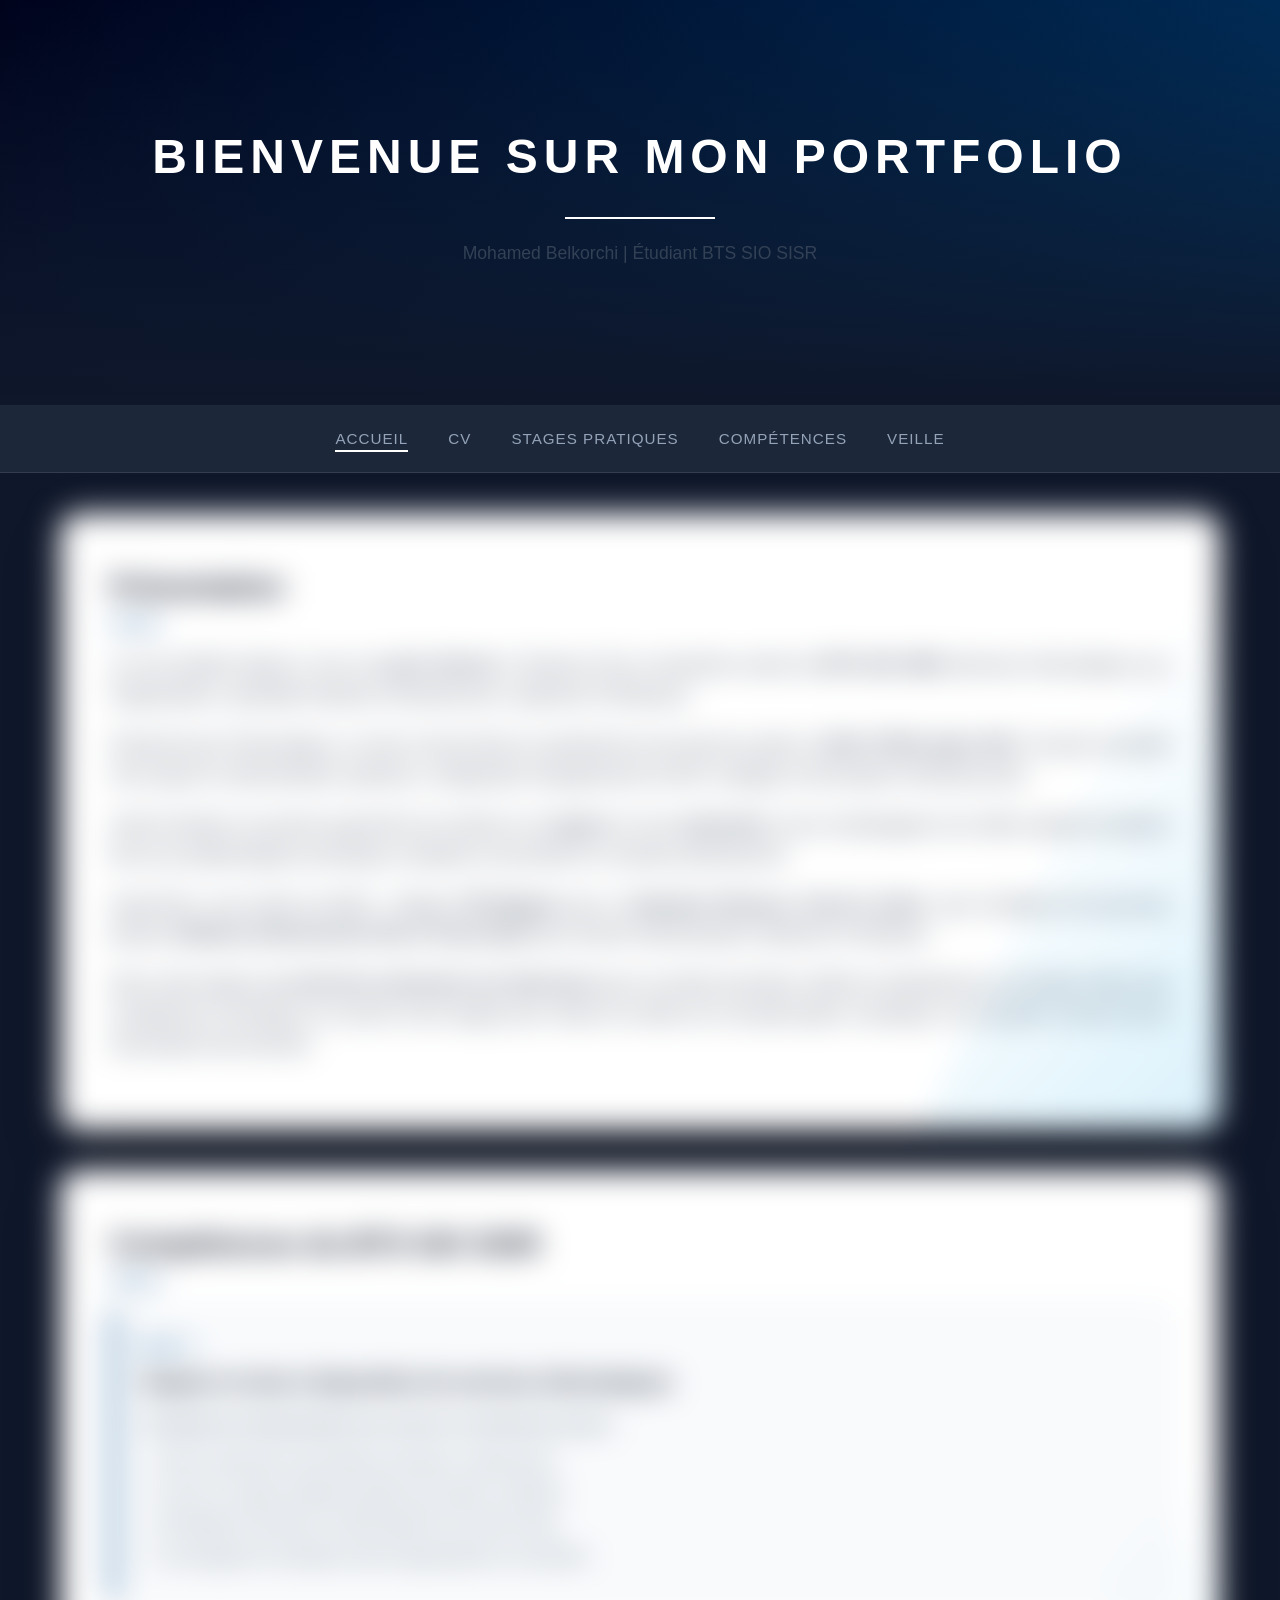
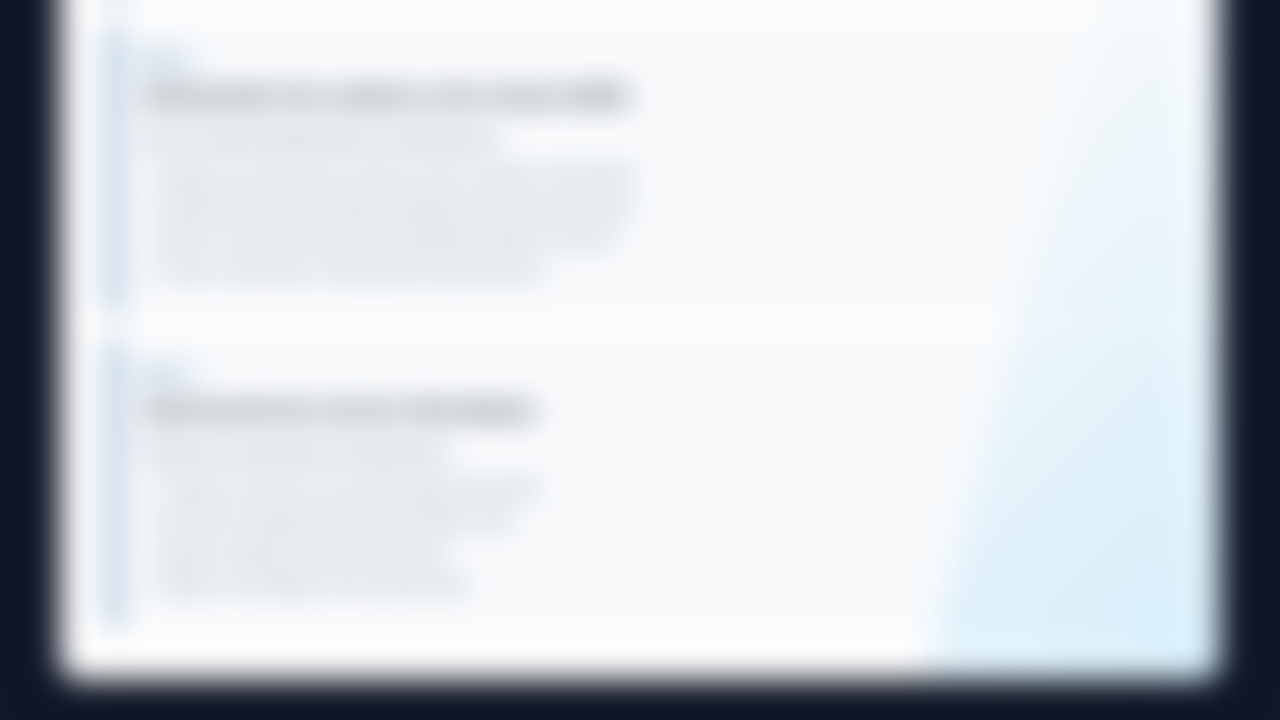
<file: index.html>
<!DOCTYPE html>
<html lang="fr">
<head>
    <meta charset="UTF-8">
    <meta name="viewport" content="width=device-width, initial-scale=1.0">
    <title>Portfolio | Mohamed Belkorchi</title>
    <link rel="stylesheet" href="style.css">
</head>
<body>

    <header class="hero">
        <div class="hero-text">
            <h1>BIENVENUE SUR MON PORTFOLIO</h1>
            <div class="main-line"></div>
            <p>Mohamed Belkorchi | Étudiant BTS SIO SISR</p>
        </div>
    </header>

    <nav class="navbar">
        <ul class="nav-links">
            <li><a href="index.html" class="active">Accueil</a></li>
            <li><a href="cv.html">CV</a></li>
            <li><a href="entreprise.html">Stages Pratiques</a></li>
            <li><a href="competences.html">Compétences</a></li>
            <li><a href="veilles.html">Veille</a></li>
        </ul>
    </nav>

    <main id="main-content" class="content-container blur-page" onclick="unlockPage()">
        <section class="info-card">
            <h2>Présentation</h2>
            <div class="title-underline"></div>
            
            <p>Je suis étudiant depuis 2 ans au <strong>Lycée Ozenne</strong> à Toulouse (31) en deuxième année de <strong>BTS SIO SISR</strong> (Services Informatiques aux Organisations, spécialité Solutions d'Infrastructure, Systèmes et Réseaux).</p>
            
            <p>Passionné par l'informatique, ce choix s'inscrit dans la continuité de mon parcours après un <strong>BAC STI2D option SIN</strong>. J'ai ainsi consolidé mes acquis en administration systèmes, configuration d'équipements (VLAN, routage) et sécurisation d'infrastructures.</p>

            <p>Cette formation me permet aujourd'hui de renforcer ma <strong>rigueur</strong> et mon <strong>autonomie</strong>, tout en développant une réelle capacité d'analyse face aux problématiques techniques complexes rencontrées en contexte professionnel.</p>
            <p>Aujourd'hui, mon projet est défini : j'intègre l'<strong>IPI Blagnac</strong> pour un 
            <strong>Bachelor Réseaux, Cloud & Cyber</strong>, avec l'ambition de poursuivre jusqu'au 
            <strong>Mastère professionnel Infra & Cloud Xpert</strong> pour devenir Administrateur Systèmes et Réseaux.</p>

            <p>Dans cette optique, <strong>je recherche activement une alternance</strong> pour la rentrée prochaine. 
            Motivé et opérationnel, je souhaite mettre mes compétences techniques au service d'une équipe pour 
            relever les défis de la transformation numérique, de la gestion Cloud et de la sécurisation des données.</p>
        </section>

        <section class="info-card section-space-block">
            <h2>Compétences du BTS SIO SISR</h2>
            <div class="title-underline"></div>
            
            <div class="blocs-container">
                <div class="bloc-item">
                    <h3>Bloc 1</h3>
                    <h4>Support et mise à disposition de services informatiques</h4>
                    <p>Compétences fondamentales pour assurer la continuité de service :</p>
                    <ul>
                        <li>Gérer le patrimoine informatique (inventaire, maintenance).</li>
                        <li>Fournir un support utilisateur (gestion des tickets, incidents).</li>
                        <li>Développer la présence en ligne (gestion de services web).</li>
                        <li>Accompagner les utilisateurs dans l'appropriation du numérique.</li>
                    </ul>
                </div>

                <div class="bloc-item">
                    <h3>Bloc 2</h3>
                    <h4>Administration des systèmes et des réseaux (SISR)</h4>
                    <p>Cœur de métier spécialisé dans les infrastructures :</p>
                    <ul>
                        <li>Déployer des infrastructures réseaux (VLANs, Routage, Commutation).</li>
                        <li>Administrer des services systèmes (Windows Server, Active Directory).</li>
                        <li>Mettre en œuvre des solutions de virtualisation (VMware, Proxmox).</li>
                        <li>Assurer la supervision et l'optimisation des performances.</li>
                    </ul>
                </div>

                <div class="bloc-item">
                    <h3>Bloc 3</h3>
                    <h4>Cybersécurité des services informatiques</h4>
                    <p>Protection et sécurisation de l'infrastructure :</p>
                    <ul>
                        <li>Protéger les données et les identités (gestion des droits).</li>
                        <li>Sécuriser les équipements réseaux (Firewalls, VPN).</li>
                        <li>Auditer et analyser les risques de sécurité.</li>
                        <li>Réagir en cas d'attaque ou de compromission.</li>
                    </ul>
                </div>
            </div>
        </section>
    </main>

    <script>
        const main = document.getElementById('main-content');

        // Au chargement : on vérifie si l'utilisateur a déjà cliqué une fois
        if (localStorage.getItem('portfolio-unlocked') === 'true') {
            main.classList.remove('blur-page');
        }

        // Fonction lancée au clic
        function unlockPage() {
            main.classList.remove('blur-page');
            // On enregistre l'info dans le navigateur pour la prochaine fois
            localStorage.setItem('portfolio-unlocked', 'true');
        }
    </script>

</body>
</html>
</file>
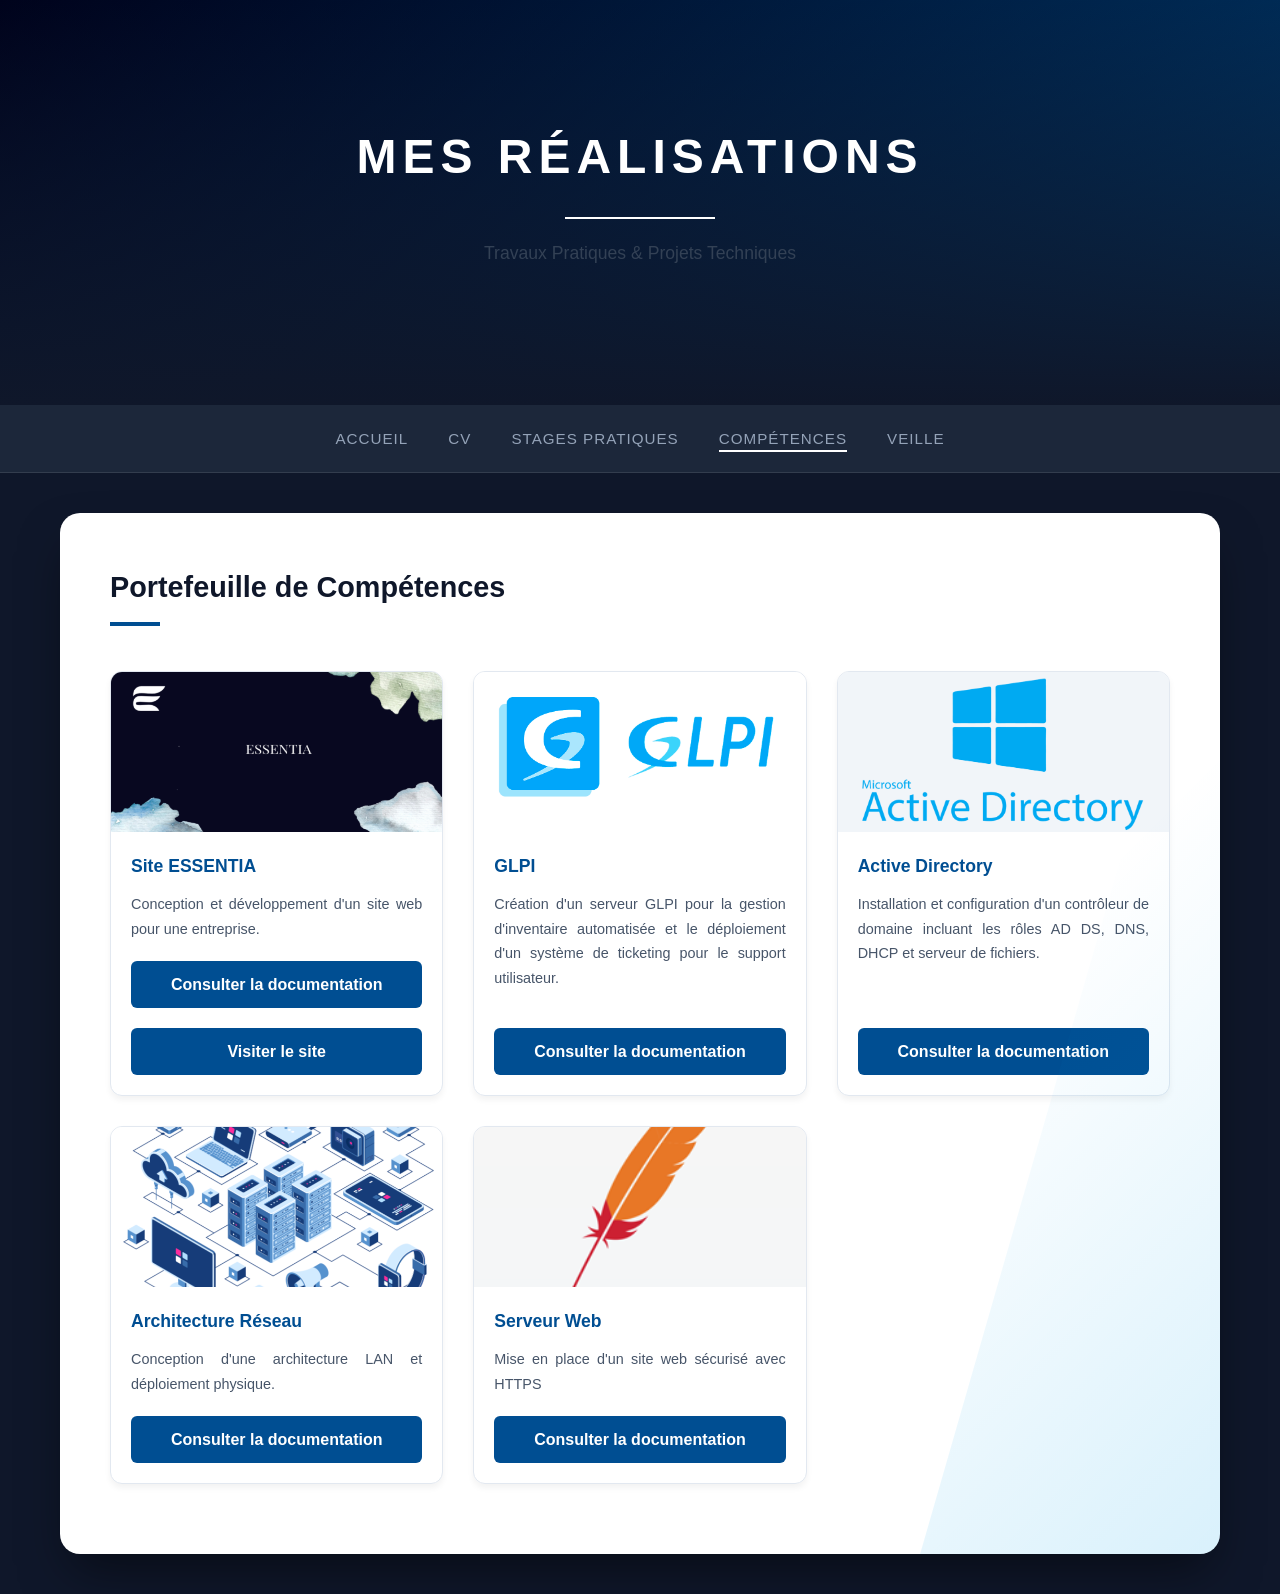
<file: competences.html>
<!DOCTYPE html>
<html lang="fr">
<head>
    <meta charset="UTF-8">
    <meta name="viewport" content="width=device-width, initial-scale=1.0">
    <title>Activitées | Mohamed Belkorchi</title>
    <link rel="stylesheet" href="style.css">
</head>
<body>

    <header class="hero">
        <div class="hero-text">
            <h1>MES RÉALISATIONS</h1>
            <div class="main-line"></div>
            <p>Travaux Pratiques & Projets Techniques</p>
        </div>
    </header>

    <nav class="navbar">
        <ul class="nav-links">
            <li><a href="index.html">Accueil</a></li>
            <li><a href="cv.html">CV</a></li>
            <li><a href="entreprise.html">Stages Pratiques</a></li>
            <li><a href="competences.html" class="active">Compétences</a></li>
            <li><a href="veilles.html">Veille</a></li>
        </ul>
    </nav>

    <main class="content-container">
    <section class="info-card">
        <h2>Portefeuille de Compétences</h2>
        <div class="title-underline"></div>

        <div class="projects-grid">
            <article class="project-card">
                <div class="project-image-box">
                    <img src="Img1.png" alt="Projet: Création d'un site web"> 
                </div>
                <div class="project-info">
                    <h3>Site ESSENTIA</h3>
                    <p>Conception et développement d'un site web pour une entreprise.</p>
                    <a href="Cahier des charges Essentia.pdf" target="_blank" class="btn-tp">Consulter la documentation</a><p></p>
                    <a href="https://essentia-ozenne.atwebpages.com/" target="_blank" class="btn-tp">Visiter le site</a>
                </div>
            </article>

            <article class="project-card">
                <div class="project-image-box">
                    <img src="img2.png" alt="TP VLAN">
                </div>
                <div class="project-info">
                    <h3>GLPI</h3>
                    <p>Création d'un serveur GLPI pour la gestion d'inventaire automatisée et le déploiement d'un système de ticketing pour le support utilisateur.</p>
                    <a href="DOCGLPI.pdf" target="_blank" class="btn-tp">Consulter la documentation</a>
                </div>
            </article>

            <article class="project-card">
                <div class="project-image-box">
                    <img src="img3.png" alt="TP AD">
                </div>
                <div class="project-info">
                    <h3>Active Directory</h3>
                    <p>Installation et configuration d'un contrôleur de domaine incluant les rôles AD DS, DNS, DHCP et serveur de fichiers.</p>
                    <a href="Active Directory.pdf" target="_blank" class="btn-tp">Consulter la documentation</a>
                </div>
            </article>

            <article class="project-card">
                <div class="project-image-box">
                    <img src="img4.png" alt="TP AD">
                </div>
                <div class="project-info">
                    <h3>Architecture Réseau</h3>
                    <p>Conception d'une architecture LAN et déploiement physique.</p>
                    <a href="Gestion de projet M2L.pdf" target="_blank" class="btn-tp">Consulter la documentation</a>
                </div>
            </article>

            <article class="project-card">
                <div class="project-image-box">
                    <img src="img5.png" alt="TP AD">
                </div>
                <div class="project-info">
                    <h3>Serveur Web</h3>
                    <p>Mise en place d'un site web sécurisé avec HTTPS</p>
                    <a href="TP2.pdf" target="_blank" class="btn-tp">Consulter la documentation</a>
                </div>
            </article>
            </div>
    </section>
</main>

</body>
</html>
</file>
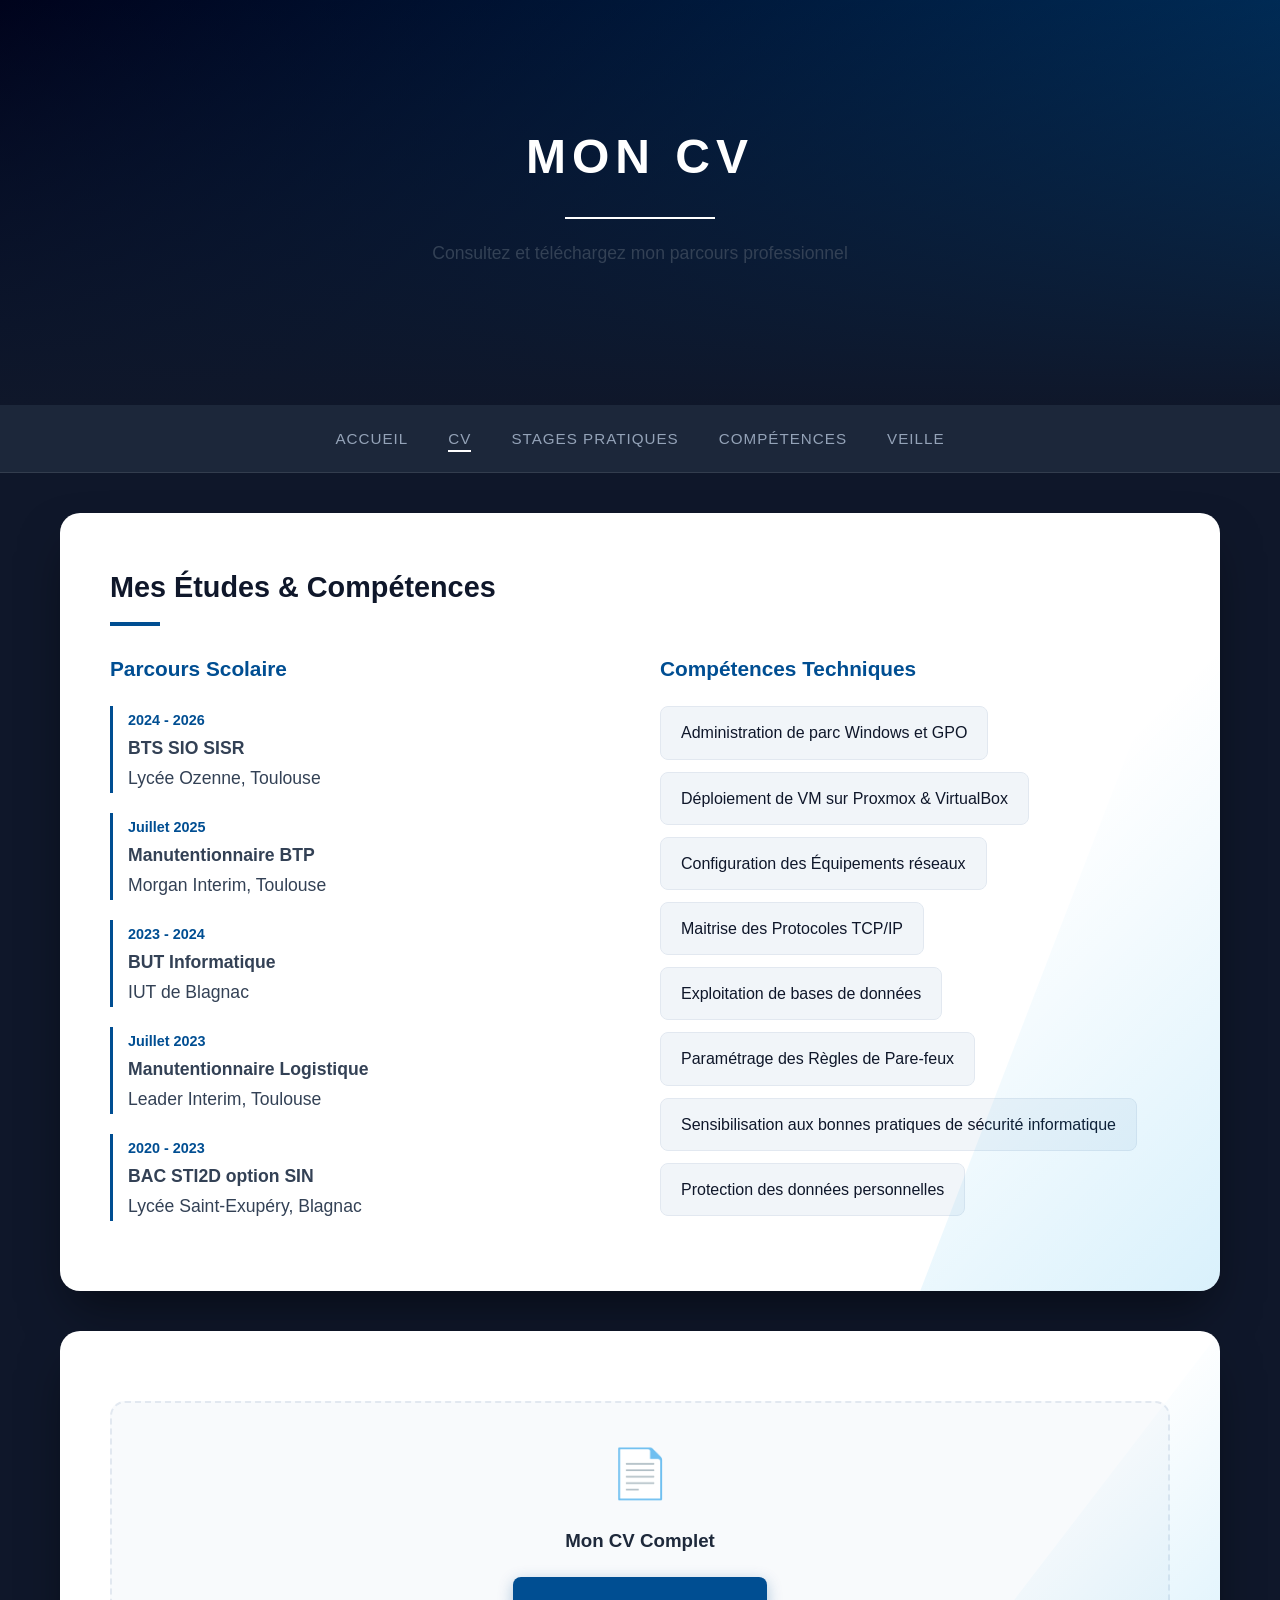
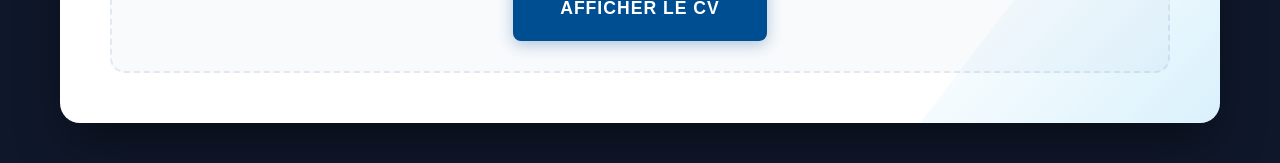
<file: cv.html>
<!DOCTYPE html>
<html lang="fr">
<head>
    <meta charset="UTF-8">
    <title>CV | Mohamed Belkorchi</title>
    <link rel="stylesheet" href="style.css">
</head>
<body>
    <header class="hero">
        <div class="hero-text">
            <h1>MON CV</h1> 
            <div class="main-line"></div>
            <p>Consultez et téléchargez mon parcours professionnel</p>
        </div>
    </header>

    <nav class="navbar">
        <ul class="nav-links">
            <li><a href="index.html">Accueil</a></li>
            <li><a href="cv.html" class="active">CV</a></li>
            <li><a href="entreprise.html">Stages Pratiques</a></li>
            <li><a href="competences.html">Compétences</a></li>
            <li><a href="veilles.html">Veille</a></li>
        </ul>
    </nav>

    <main class="content-container">
        <section class="info-card">
            <h2>Mes Études & Compétences</h2>
            <div class="title-underline"></div>
            
            <div class="grid-container">
                <div class="grid-column">
                    <h3 class="sub-title-blue">Parcours Scolaire</h3>
                    <ul class="studies-timeline">
                        <li>
                            <span class="year">2024 - 2026</span>
                            <p><strong>BTS SIO SISR </strong><br>Lycée Ozenne, Toulouse</p>
                        </li>
                        <li>
                            <span class="year">Juillet 2025</span>
                            <p><strong>Manutentionnaire BTP</strong><br>Morgan Interim, Toulouse</p>
                        </li>
                        <li>
                            <span class="year">2023 - 2024</span>
                            <p><strong>BUT Informatique</strong><br>IUT de Blagnac</p>
                        </li>
                        <li>
                            <span class="year">Juillet 2023</span>
                            <p><strong>Manutentionnaire Logistique</strong><br>Leader Interim, Toulouse</p>
                        </li>
                        <li>
                            <span class="year">2020 - 2023</span>
                            <p><strong>BAC STI2D option SIN</strong><br>Lycée Saint-Exupéry, Blagnac</p>
                        </li>
                    </ul>
                </div>

                <div class="grid-column">
                    <h3 class="sub-title-blue">Compétences Techniques</h3>
                    <div class="skills-tags">
                        <span>Administration de parc Windows et GPO</span>
                        <span>Déploiement de VM sur Proxmox & VirtualBox</span>
                        <span>Configuration des Équipements réseaux</span>
                        <span>Maitrise des Protocoles TCP/IP</span>
                        <span>Exploitation de bases de données</span>
                        <span>Paramétrage des Règles de Pare-feux</span>
                        <span>Sensibilisation aux bonnes pratiques de sécurité informatique</span>
                        <span>Protection des données personnelles</span>
                    </div>
                </div>
            </div>
        </section>

        <section class="info-card section-space-block" style="text-align: center;">
            <div class="download-card">
                <div class="download-icon" style="font-size: 3rem; margin-bottom: 10px;">📄</div>
                <h3 style="margin-bottom: 20px;">Mon CV Complet</h3>
                <a href="mon-cv.pdf" target="_blank" class="btn-cv-action">
                    Afficher le CV
                </a>
            </div>
        </section>
    </main>
</body>
</html>
</file>
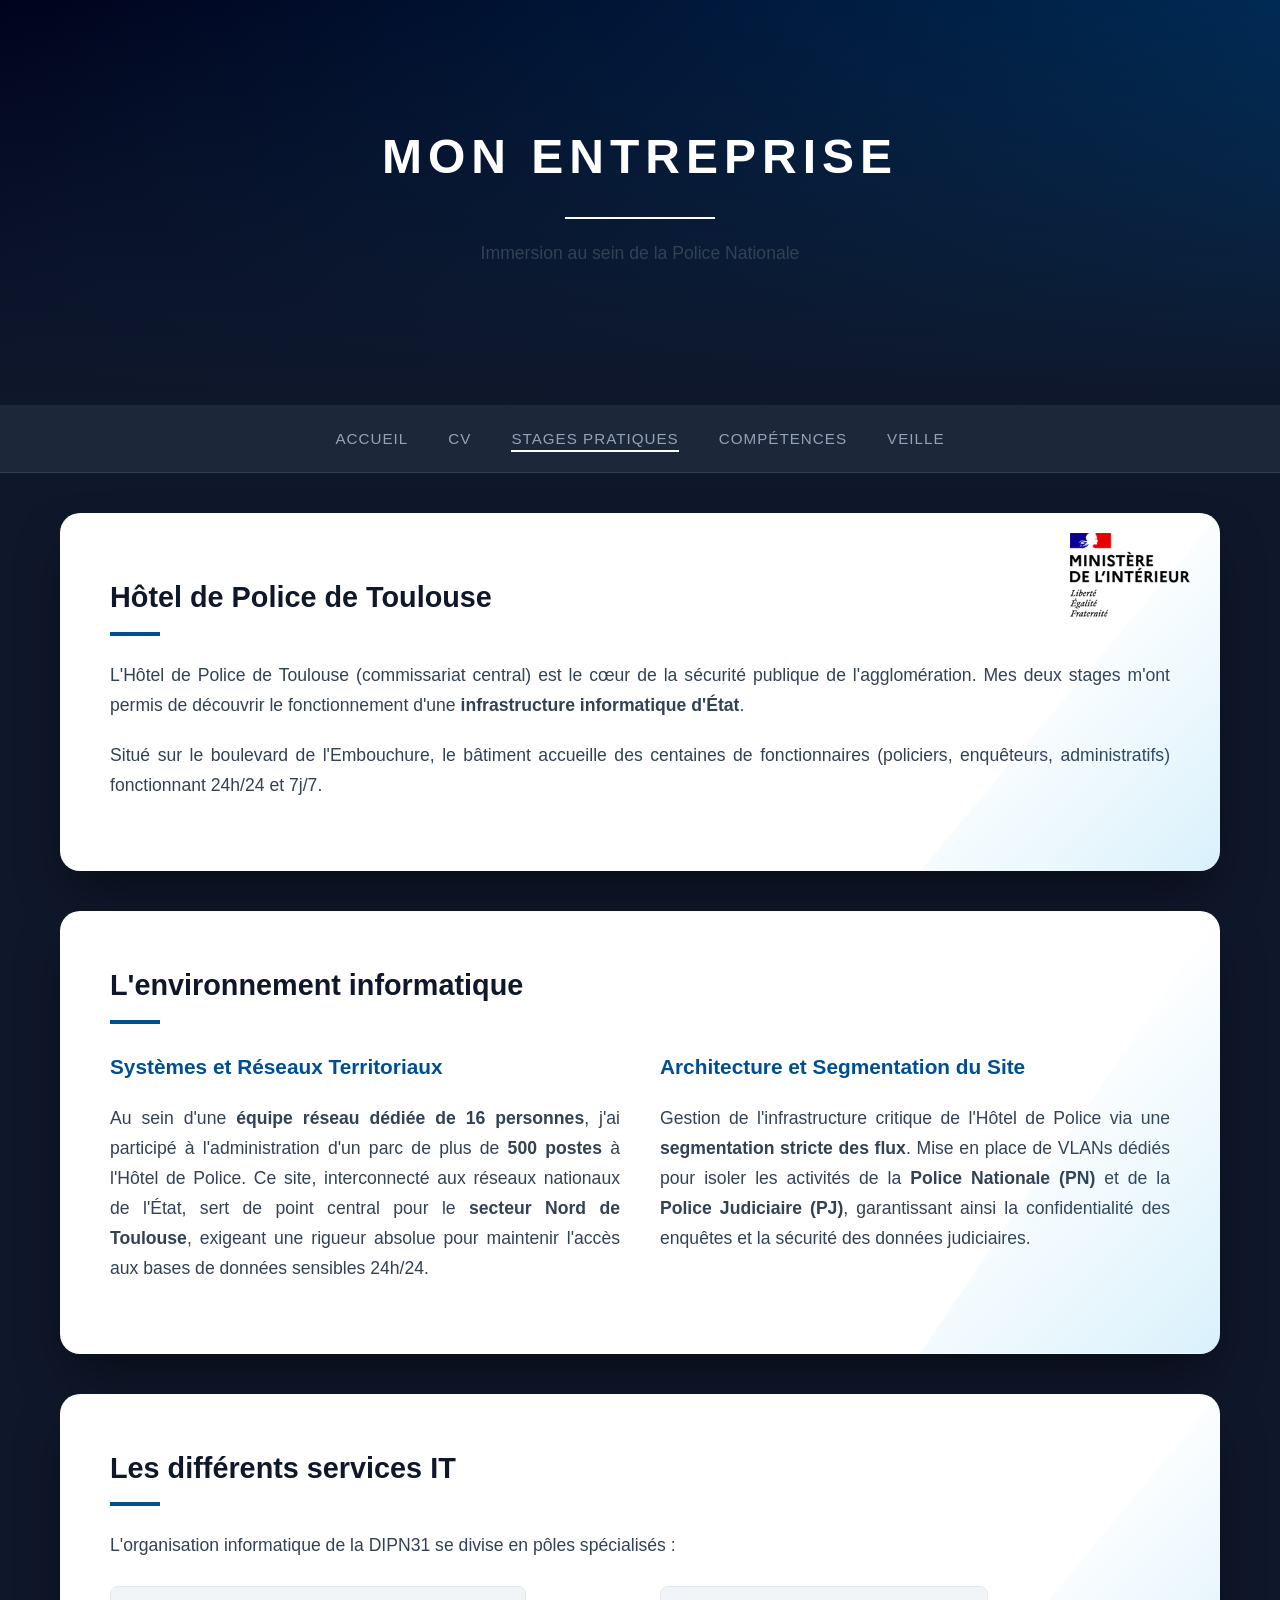
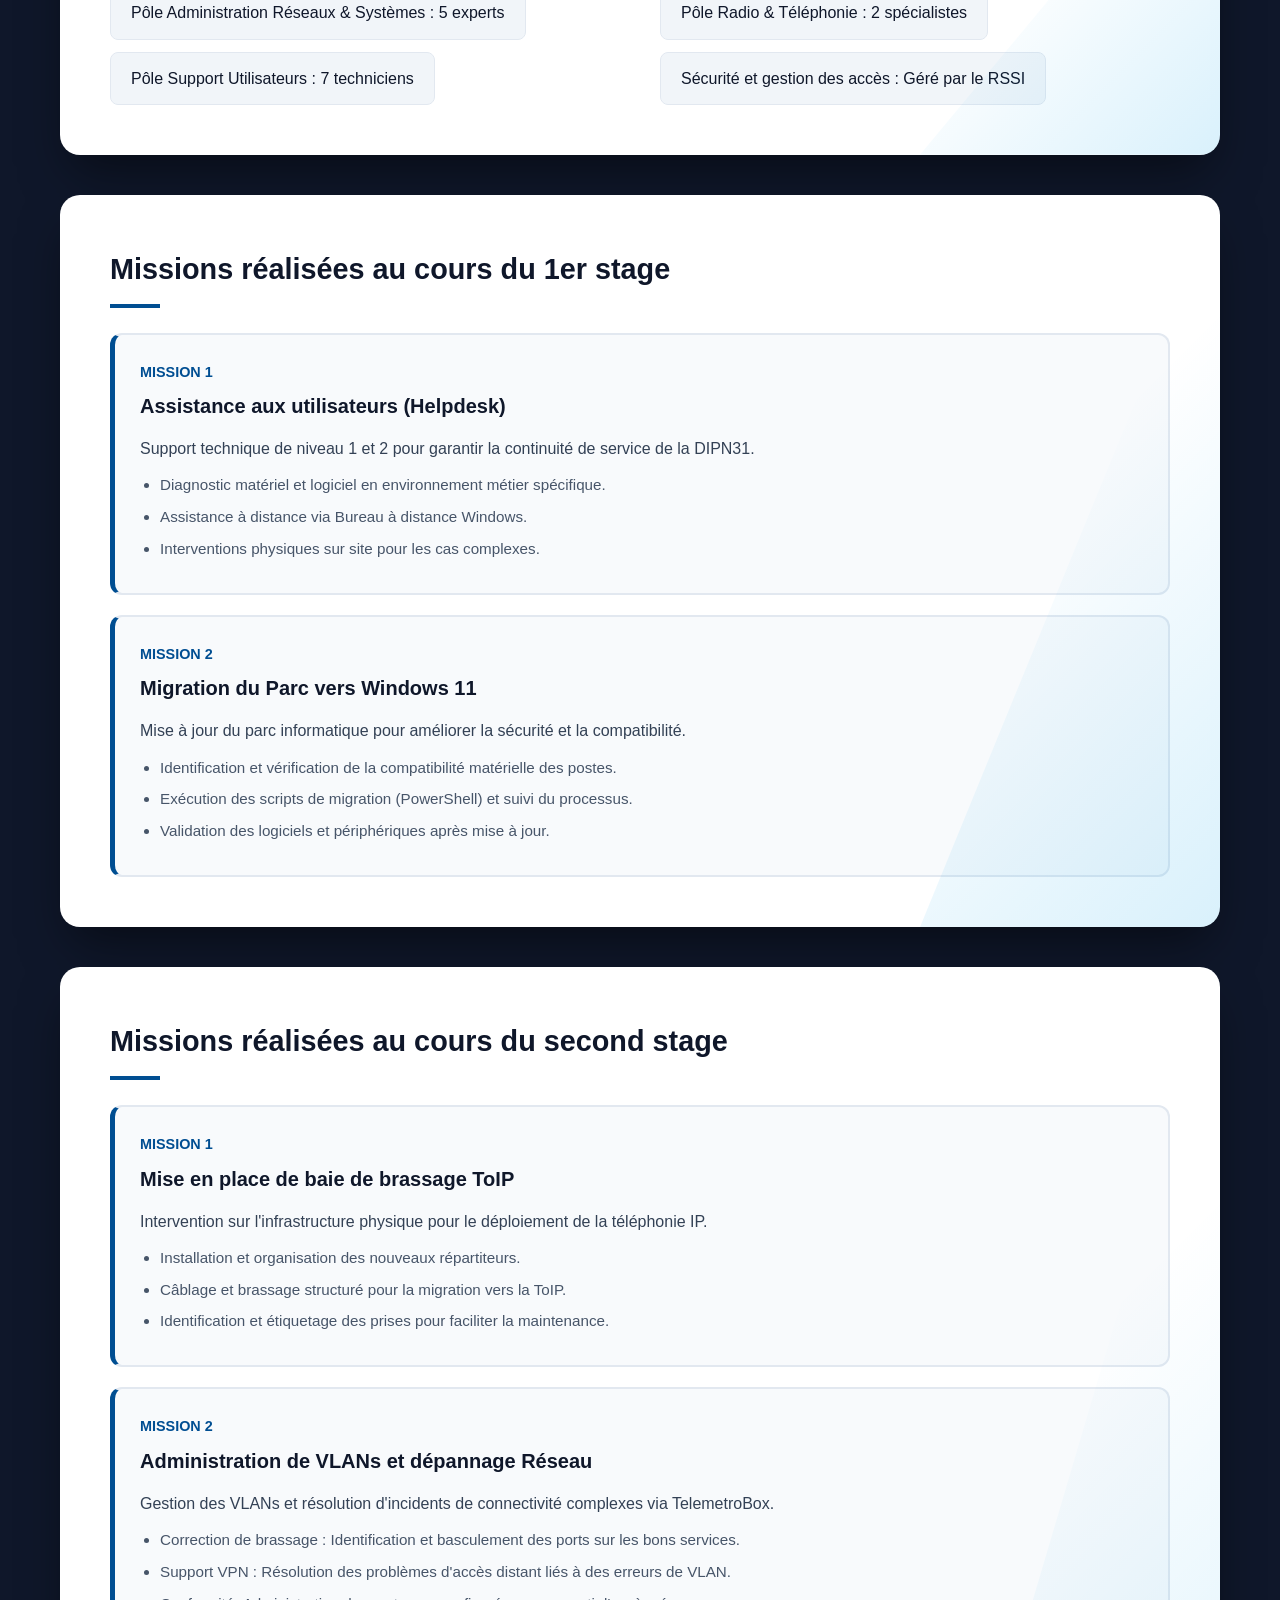
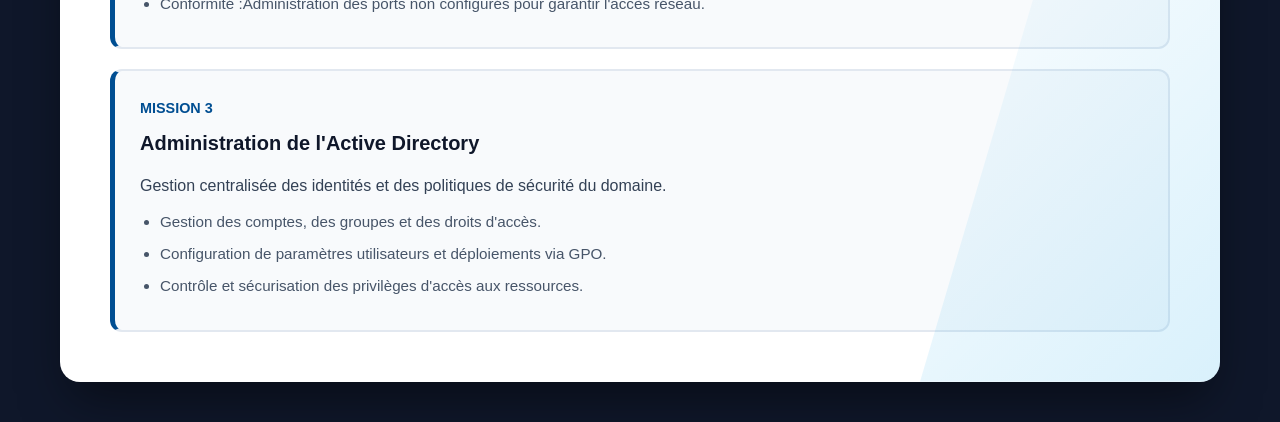
<file: entreprise.html>
<!DOCTYPE html>
<html lang="fr">
<head>
    <meta charset="UTF-8">
    <meta name="viewport" content="width=device-width, initial-scale=1.0">
    <title>Entreprise | Mohamed Belkorchi</title>
    <link rel="stylesheet" href="style.css">
</head>
<body>

    <header class="hero">
        <div class="hero-text">
            <h1>MON ENTREPRISE</h1>
            <div class="main-line"></div>
            <p>Immersion au sein de la Police Nationale</p>
        </div>
    </header>

    <nav class="navbar">
        <ul class="nav-links">
            <li><a href="index.html">Accueil</a></li>
            <li><a href="cv.html">CV</a></li>
            <li><a href="entreprise.html" class="active">Stages Pratiques</a></li>
            <li><a href="competences.html">Compétences</a></li>
            <li><a href="veilles.html">Veille</a></li>
        </ul>
    </nav>

    <main class="content-container">
        <section class="info-card present-card">
            <img src="Template-look_medium.png" alt="Logo" class="force-right-logo">

            <div class="company-info-text spacer-text">
                <h2>Hôtel de Police de Toulouse</h2>
                <div class="title-underline"></div>
                <p>L'Hôtel de Police de Toulouse (commissariat central) est le cœur de la sécurité publique de l'agglomération. Mes deux stages m'ont permis de découvrir le fonctionnement d'une <strong>infrastructure informatique d'État</strong>.</p>
                <p>Situé sur le boulevard de l'Embouchure, le bâtiment accueille des centaines de fonctionnaires (policiers, enquêteurs, administratifs) fonctionnant 24h/24 et 7j/7.</p>
            </div>
        </section>

        <section class="info-card section-space-block">
            <h2>L'environnement informatique</h2>
            <div class="title-underline"></div>
                <div class="grid-container">
                    <div class="grid-column">
                    <h3 class="sub-title-blue">Systèmes et Réseaux Territoriaux</h3>
                    <p>Au sein d'une <strong>équipe réseau dédiée de 16 personnes</strong>, j'ai participé à l'administration 
                    d'un parc de plus de <strong>500 postes</strong> à l'Hôtel de Police. Ce site, interconnecté aux réseaux 
                    nationaux de l'État, sert de point central pour le <strong>secteur Nord de Toulouse</strong>, exigeant 
                    une rigueur absolue pour maintenir l'accès aux bases de données sensibles 24h/24.</p>
                    </div>
                    <div class="grid-column">
                    <h3 class="sub-title-blue">Architecture et Segmentation du Site</h3>
                    <p>Gestion de l'infrastructure critique de l'Hôtel de Police via une <strong>segmentation stricte des flux</strong>. 
                    Mise en place de VLANs dédiés pour isoler les activités de la <strong>Police Nationale (PN)</strong> 
                    et de la <strong>Police Judiciaire (PJ)</strong>, garantissant ainsi la confidentialité des enquêtes 
                    et la sécurité des données judiciaires.</p>
                    </div>      
            </div>
        </section>

        <section class="info-card section-space-block">
            <h2>Les différents services IT</h2>
                <div class="title-underline"></div>
    
                    <p style="margin-bottom: 25px;">L'organisation informatique de la DIPN31 se divise en pôles spécialisés :</p>
    
                        <div class="grid-container">
                            <div class="grid-column">
                                <div class="skills-tags"> 
                                <span>Pôle Administration Réseaux & Systèmes : 5 experts</span>
                                <span>Pôle Support Utilisateurs : 7 techniciens</span>
                            </div>
                        </div>

                <div class="grid-column">
                    <div class="skills-tags">
                    <span>Pôle Radio & Téléphonie : 2 spécialistes</span>
                    <span>Sécurité et gestion des accès : Géré par le RSSI</span>
                </div>
                </div>
                </div>
        </section>

        <section class="info-card section-space-block">
    <h2>Missions réalisées au cours du 1er stage</h2>
    <div class="title-underline"></div>
    
    <div class="blocs-container">
        <div class="bloc-item">
            <h3>Mission 1</h3>
            <h4>Assistance aux utilisateurs (Helpdesk)</h4>
            <p>Support technique de niveau 1 et 2 pour garantir la continuité de service de la DIPN31.</p>
            <ul>
                <li>Diagnostic matériel et logiciel en environnement métier spécifique.</li>
                <li>Assistance à distance via Bureau à distance Windows.</li>
                <li>Interventions physiques sur site pour les cas complexes.</li>
            </ul>
        </div>

        <div class="bloc-item">
            <h3>Mission 2</h3>
            <h4>Migration du Parc vers Windows 11</h4>
            <p>Mise à jour du parc informatique pour améliorer la sécurité et la compatibilité.</p>
            <ul>
                <li>Identification et vérification de la compatibilité matérielle des postes.</li>
                <li>Exécution des scripts de migration (PowerShell) et suivi du processus.</li>
                <li>Validation des logiciels et périphériques après mise à jour.</li>
            </ul>
        </div>
    </div>
</section>

<section class="info-card section-space-block">
    <h2>Missions réalisées au cours du second stage</h2>
    <div class="title-underline"></div>
    
    <div class="blocs-container">
        <div class="bloc-item">
            <h3>Mission 1</h3>
            <h4>Mise en place de baie de brassage ToIP</h4>
            <p>Intervention sur l'infrastructure physique pour le déploiement de la téléphonie IP.</p>
            <ul>
                <li>Installation et organisation des nouveaux répartiteurs.</li>
                <li>Câblage et brassage structuré pour la migration vers la ToIP.</li>
                <li>Identification et étiquetage des prises pour faciliter la maintenance.</li>
            </ul>
        </div>

        <div class="bloc-item">
            <h3>Mission 2</h3>
            <h4>Administration de VLANs et dépannage Réseau</h4>
            <p>Gestion des VLANs et résolution d'incidents de connectivité complexes via TelemetroBox.</p>
            <ul>
                <li>Correction de brassage : Identification et basculement des ports sur les bons services.</li>
                <li>Support VPN : Résolution des problèmes d'accès distant liés à des erreurs de VLAN.</li>
                <li>Conformité :Administration des ports non configurés pour garantir l'accès réseau.</li>
            </ul>
        </div>

        <div class="bloc-item">
            <h3>Mission 3</h3>
            <h4>Administration de l'Active Directory</h4>
            <p>Gestion centralisée des identités et des politiques de sécurité du domaine.</p>
            <ul>
                <li>Gestion des comptes, des groupes et des droits d'accès.</li>
                <li>Configuration de paramètres utilisateurs et déploiements via GPO.</li>
                <li>Contrôle et sécurisation des privilèges d'accès aux ressources.</li>
            </ul>
        </div>
    </div>
</section>
    </main>

</body>
</html>
</file>
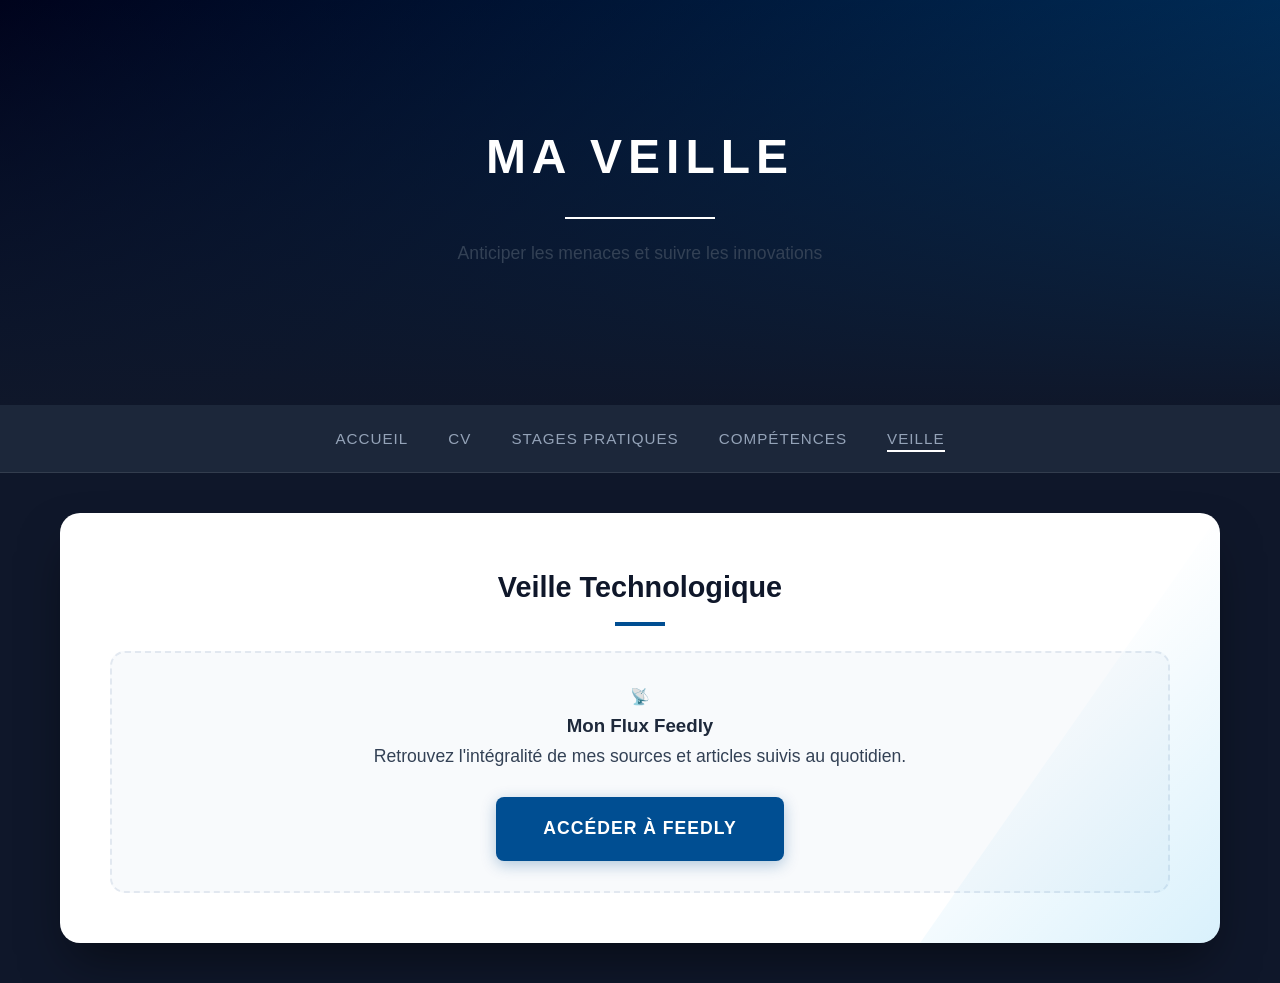
<file: veilles.html>
<!DOCTYPE html>
<html lang="fr">
<head>
    <meta charset="UTF-8">
    <title>Veilles | Mohamed Belkorchi</title>
    <link rel="stylesheet" href="style.css">
</head>
<body>
    <header class="hero">
        <div class="hero-text">
            <h1>MA VEILLE</h1>
            <div class="main-line"></div>
            <p>Anticiper les menaces et suivre les innovations</p>
        </div>
    </header>

    <nav class="navbar">
        <ul class="nav-links">
            <li><a href="index.html">Accueil</a></li>
            <li><a href="cv.html">CV</a></li>
            <li><a href="entreprise.html">Stages Pratiques</a></li>
            <li><a href="competences.html">Compétences</a></li>
            <li><a href="veilles.html" class="active">Veille</a></li>
        </ul>
    </nav>

    <main class="content-container">
    <section class="info-card section-space-block" style="text-align: center;">
        <h2>Veille Technologique</h2>
        <div class="title-underline" style="margin: 0 auto 25px auto;"></div>
        
        <div class="download-card">
            <div class="download-icon">📡</div>
            <h3>Mon Flux Feedly</h3>
            <p style="text-align: center; margin-bottom: 25px;">
                Retrouvez l'intégralité de mes sources et articles suivis au quotidien.
            </p>
            
            <a href="https://feedly.com/i/collection/content/user/24c0138c-d502-4e1e-b27c-b58e08fd52b4/category/global.all" target="_blank" class="btn-cv-action">
                Accéder à Feedly
            </a>
        </div>
    </section>
    </main>
</body>
</html>
</file>
<file: style.css>
/* =========================================
   1. CONFIGURATION GÉNÉRALE & RESET
   ========================================= */
* {
    margin: 0;
    padding: 0;
    box-sizing: border-box;
    font-family: 'Inter', -apple-system, BlinkMacSystemFont, "Segoe UI", Roboto, sans-serif;
}

body {
    background-color: #0f172a; /* Bleu nuit profond */
    color: #1e293b;
    line-height: 1.7;
    overflow-x: hidden;
}

/* =========================================
   2. HEADER / HERO SECTION (Spatiale)
   ========================================= */
.hero {
    height: 45vh;
    background: linear-gradient(to bottom, rgba(0,0,0,0.3), rgba(15, 23, 42, 1)), 
                url('https://www.transparenttextures.com/patterns/stardust.png'),
                linear-gradient(135deg, #000428 0%, #004e92 100%);
    display: flex;
    justify-content: center;
    align-items: center;
    text-align: center;
    color: white;
}

.hero-text {
    display: flex;
    flex-direction: column;
    align-items: center;
    width: 100%;
}

.hero h1 {
    font-size: 3rem;
    letter-spacing: 6px;
    font-weight: 700;
    text-transform: uppercase;
}

.main-line {
    width: 150px;
    height: 2px;
    background: white;
    margin: 20px auto;
}

/* =========================================
   3. NAVIGATION (Surlignage blanc)
   ========================================= */
.navbar {
    background: rgba(30, 41, 59, 0.95);
    backdrop-filter: blur(10px);
    position: sticky;
    top: 0;
    z-index: 100;
    border-bottom: 1px solid rgba(255,255,255,0.1);
}

.nav-links {
    display: flex;
    justify-content: center;
    list-style: none;
    padding: 20px 0;
    gap: 40px;
}

.nav-links a {
    color: #94a3b8;
    text-decoration: none;
    font-size: 0.95rem;
    font-weight: 500;
    text-transform: uppercase;
    letter-spacing: 1px;
    position: relative;
    padding-bottom: 5px;
    transition: color 0.3s ease;
}

.nav-links a::after {
    content: '';
    position: absolute;
    width: 0;
    height: 2px;
    bottom: 0;
    left: 0;
    background-color: white;
    transition: width 0.3s ease;
}

.nav-links a:hover { color: white; }
.nav-links a:hover::after, .nav-links a.active::after { width: 100%; }

/* =========================================
   4. CONTENU & CARTES (Glassmorphism)
   ========================================= */
.content-container {
    max-width: 1000px;
    margin: 40px auto 100px;
    padding: 0 20px;
}

.info-card {
    position: relative;
    background: #ffffff;
    padding: 50px;
    border-radius: 20px;
    box-shadow: 0 25px 50px -12px rgba(0, 0, 0, 0.5);
    overflow: hidden;
}

/* Filigrane bleu géométrique */
.info-card::after {
    content: '';
    position: absolute;
    top: 0;
    right: 0;
    width: 300px;
    height: 100%;
    background: linear-gradient(135deg, transparent 40%, #00a0e9 100%);
    opacity: 0.15;
    pointer-events: none;
    clip-path: polygon(100% 0, 0% 100%, 100% 100%);
}

h2 { font-size: 1.8rem; color: #0f172a; margin-bottom: 10px; }
.title-underline { width: 50px; height: 4px; background: #004e92; margin-bottom: 25px; }
p { margin-bottom: 20px; color: #334155; font-size: 1.1rem; text-align: justify; }

/* =========================================
   5. MODIFICATION : LOGO EN HAUT À DROITE
   ========================================= */
.present-card {
    position: relative !important;
    display: block !important; /* Annule le flexbox */
    padding-top: 60px !important; /* Espace pour le logo */
}

.corner-logo-right {
    position: absolute !important;
    top: 20px !important;    /* Distance du haut du cadre blanc */
    right: 30px !important;  /* Distance du bord DROIT du cadre blanc */
    width: 180px !important;
    height: auto !important;
    z-index: 20 !important;   /* Passe devant le filigrane */
    display: block !important;
}

/* =========================================
   6. GRILLES & BULLES (COMPÉTENCES)
   ========================================= */
.section-space-block { margin-top: 40px; }
.grid-container { display: grid; grid-template-columns: 1fr 1fr; gap: 40px; margin-top: 20px; }
.sub-title-blue { color: #004e92; font-size: 1.3rem; margin-bottom: 20px; font-weight: 600; }

.skills-tags {
    display: flex;
    flex-direction: column;
    gap: 12px;
}

.skills-tags span {
    background: #f1f5f9;
    color: #0f172a;
    padding: 12px 20px;
    border-radius: 8px;
    font-size: 1rem;
    font-weight: 500;
    border: 1px solid #e2e8f0;
    transition: all 0.3s ease;
    width: fit-content;
}

.skills-tags span:hover {
    background: #004e92;
    color: white;
    padding-left: 30px;
}

/* =========================================
   7. RESPONSIVE (Mobile)
   ========================================= */
@media (max-width: 850px) {
    .grid-container { grid-template-columns: 1fr; }
    .hero h1 { font-size: 2rem; }
    .nav-links { gap: 15px; font-size: 0.8rem; }
    
    .corner-logo-right {
        position: relative !important;
        margin: 0 auto 20px auto !important;
        right: auto !important;
        top: auto !important;
    }
    .present-card { text-align: center; padding-top: 30px !important; }
}

/* On s'assure que la carte est en position relative */
.present-card {
    position: relative !important;
    display: block !important;
}

/* --- AJUSTEMENT ICI POUR RENDRE LE LOGO PLUS PETIT --- */
.force-right-logo {
    position: absolute !important;
    display: block !important;
    
    /* Positionnement précis dans le COIN HAUT DROITE */
    top: 20px !important;    /* Distance du haut du cadre blanc */
    right: 30px !important;  /* Distance du bord DROIT du cadre blanc */
    
    /* Taille réduite pour la discrétion */
    width: 120px !important; /* Réduction de la largeur */
    height: auto !important;
    
    /* Priorité visuelle */
    z-index: 10 !important;
}

/* Ajustement pour que le texte ne passe pas sous le logo sur petit écran */
@media (max-width: 850px) {
    .force-right-logo {
        position: relative !important;
        margin: 0 auto 20px auto !important;
        right: auto !important;
        top: auto !important;
        width: 100px !important; /* Encore plus petit sur mobile */
    }
    .present-card {
        text-align: center;
    }
}
/* Style du bouton Télécharger le CV */
.btn-cv-action {
    display: inline-block;
    background-color: #004e92;
    color: white !important;
    text-decoration: none;
    padding: 15px 40px;
    font-size: 1rem;
    font-weight: 700;
    text-transform: uppercase;
    border-radius: 8px;
    transition: all 0.3s ease;
    box-shadow: 0 4px 15px rgba(0, 78, 146, 0.3);
    border: 2px solid transparent;
}

.btn-cv-action:hover {
    background-color: transparent;
    color: #004e92 !important;
    border: 2px solid #004e92;
    transform: translateY(-3px);
    box-shadow: 0 8px 25px rgba(0, 78, 146, 0.4);
}

/* Espacement entre les deux grandes cases */
.section-space-block {
    margin-top: 40px;
}

/* Style Timeline (si pas déjà mis) */
.studies-timeline { list-style: none; padding: 0; }
.studies-timeline li { border-left: 3px solid #004e92; padding-left: 15px; margin-bottom: 20px; text-align: left; }
.year { color: #004e92; font-weight: bold; font-size: 0.9rem; }

.content-container {
    max-width: 1200px; /* Largeur augmentée */
    margin: 40px auto;
}

.projects-grid {
    display: grid;
    grid-template-columns: repeat(3, 1fr); /* 3 colonnes */
    gap: 25px;
}

.project-image {
    height: 200px; /* Hauteur d'image ajustée */
}

/* Force le conteneur à être large */
.content-container {
    max-width: 1200px;
    margin: 40px auto;
    padding: 0 20px;
}

/* La grille magique : 3 colonnes égales */
.projects-grid {
    display: grid;
    grid-template-columns: repeat(3, 1fr);
    gap: 30px;
    padding: 20px 0;
}

/* Chaque carte (le carré blanc) */
.project-card {
    background: white;
    border: 1px solid #e2e8f0;
    border-radius: 12px;
    overflow: hidden;
    display: flex;
    flex-direction: column;
    box-shadow: 0 4px 6px rgba(0,0,0,0.05);
    height: 100%; /* Toutes les cartes ont la même taille */
}

/* La zone de l'image (pour éviter que l'image dépasse) */
.project-image-box {
    width: 100%;
    height: 160px;
    background: #f1f5f9; /* Gris clair en attendant tes photos */
    display: flex;
    align-items: center;
    justify-content: center;
}

.project-image-box img {
    width: 100%;
    height: 100%;
    object-fit: cover;
}

/* Le texte dans la carte */
.project-info {
    padding: 20px;
    flex-grow: 1;
    display: flex;
    flex-direction: column;
}

.project-info h3 {
    margin: 0 0 10px 0;
    color: #004e92;
    font-size: 1.1rem;
}

.project-info p {
    font-size: 0.9rem;
    color: #475569;
    margin-bottom: 20px;
    flex-grow: 1;
}

/* Le bouton */
.btn-tp {
    display: block;
    text-align: center;
    background: #004e92;
    color: white !important;
    padding: 10px;
    border-radius: 6px;
    text-decoration: none;
    font-weight: bold;
    transition: 0.3s;
}

.btn-tp:hover {
    background: #00a0e9;
}

/* Pour mobile : on passe à 1 seule colonne */
@media (max-width: 900px) {
    .projects-grid { grid-template-columns: 1fr; }
}

/* Le bouton identique à celui du CV */
.btn-cv-action {
    display: inline-block;
    background-color: #004e92; /* Ton bleu principal */
    color: white !important;
    text-decoration: none;
    padding: 15px 45px;
    font-size: 1.1rem;
    font-weight: 700;
    text-transform: uppercase;
    letter-spacing: 1px;
    border-radius: 8px;
    transition: all 0.3s ease;
    box-shadow: 0 4px 15px rgba(0, 78, 146, 0.3);
    border: 2px solid transparent;
}

.btn-cv-action:hover {
    background-color: transparent;
    color: #004e92 !important;
    border: 2px solid #004e92;
    transform: translateY(-3px);
    box-shadow: 0 8px 25px rgba(0, 78, 146, 0.4);
}

/* On s'assure que la case de téléchargement est propre */
.download-card {
    background: #f8fafc;
    border: 2px dashed #e2e8f0;
    border-radius: 15px;
    padding: 30px;
    margin-top: 20px;
}

/* =========================================
   STYLES POUR LES BLOCS MISSIONS ET COMPETENCES
   ========================================= */
.blocs-container {
    display: flex;
    flex-direction: column;
    gap: 20px;
    margin-top: 25px;
}

.bloc-item {
    border: 2px solid #e2e8f0;
    border-left: 5px solid #004e92;
    padding: 25px;
    border-radius: 12px;
    background: #f8fafc;
    transition: all 0.3s ease;
}

.bloc-item:hover {
    transform: translateX(10px);
    background: #ffffff;
    border-color: #004e92;
}

.bloc-item h3 { color: #004e92; font-size: 0.9rem; text-transform: uppercase; margin-bottom: 5px; font-weight: 800; }
.bloc-item h4 { color: #0f172a; font-size: 1.25rem; margin-bottom: 12px; }
.bloc-item p { margin-bottom: 10px; font-size: 1rem; text-align: left; }

.bloc-item ul {
    list-style-type: disc;
    padding-left: 20px;
    color: #475569;
}

.bloc-item li {
    margin-bottom: 6px;
    font-size: 0.95rem;
    text-align: left;
}

/* État au chargement : flou */
.blur-page {
    filter: blur(15px);
    transition: filter 0.5s ease;
    cursor: pointer;
    user-select: none;
}

/* État quand on clique (la classe est retirée) */
.content-container:not(.blur-page) {
    filter: blur(0);
    user-select: auto;
    cursor: default;
}
</file>
